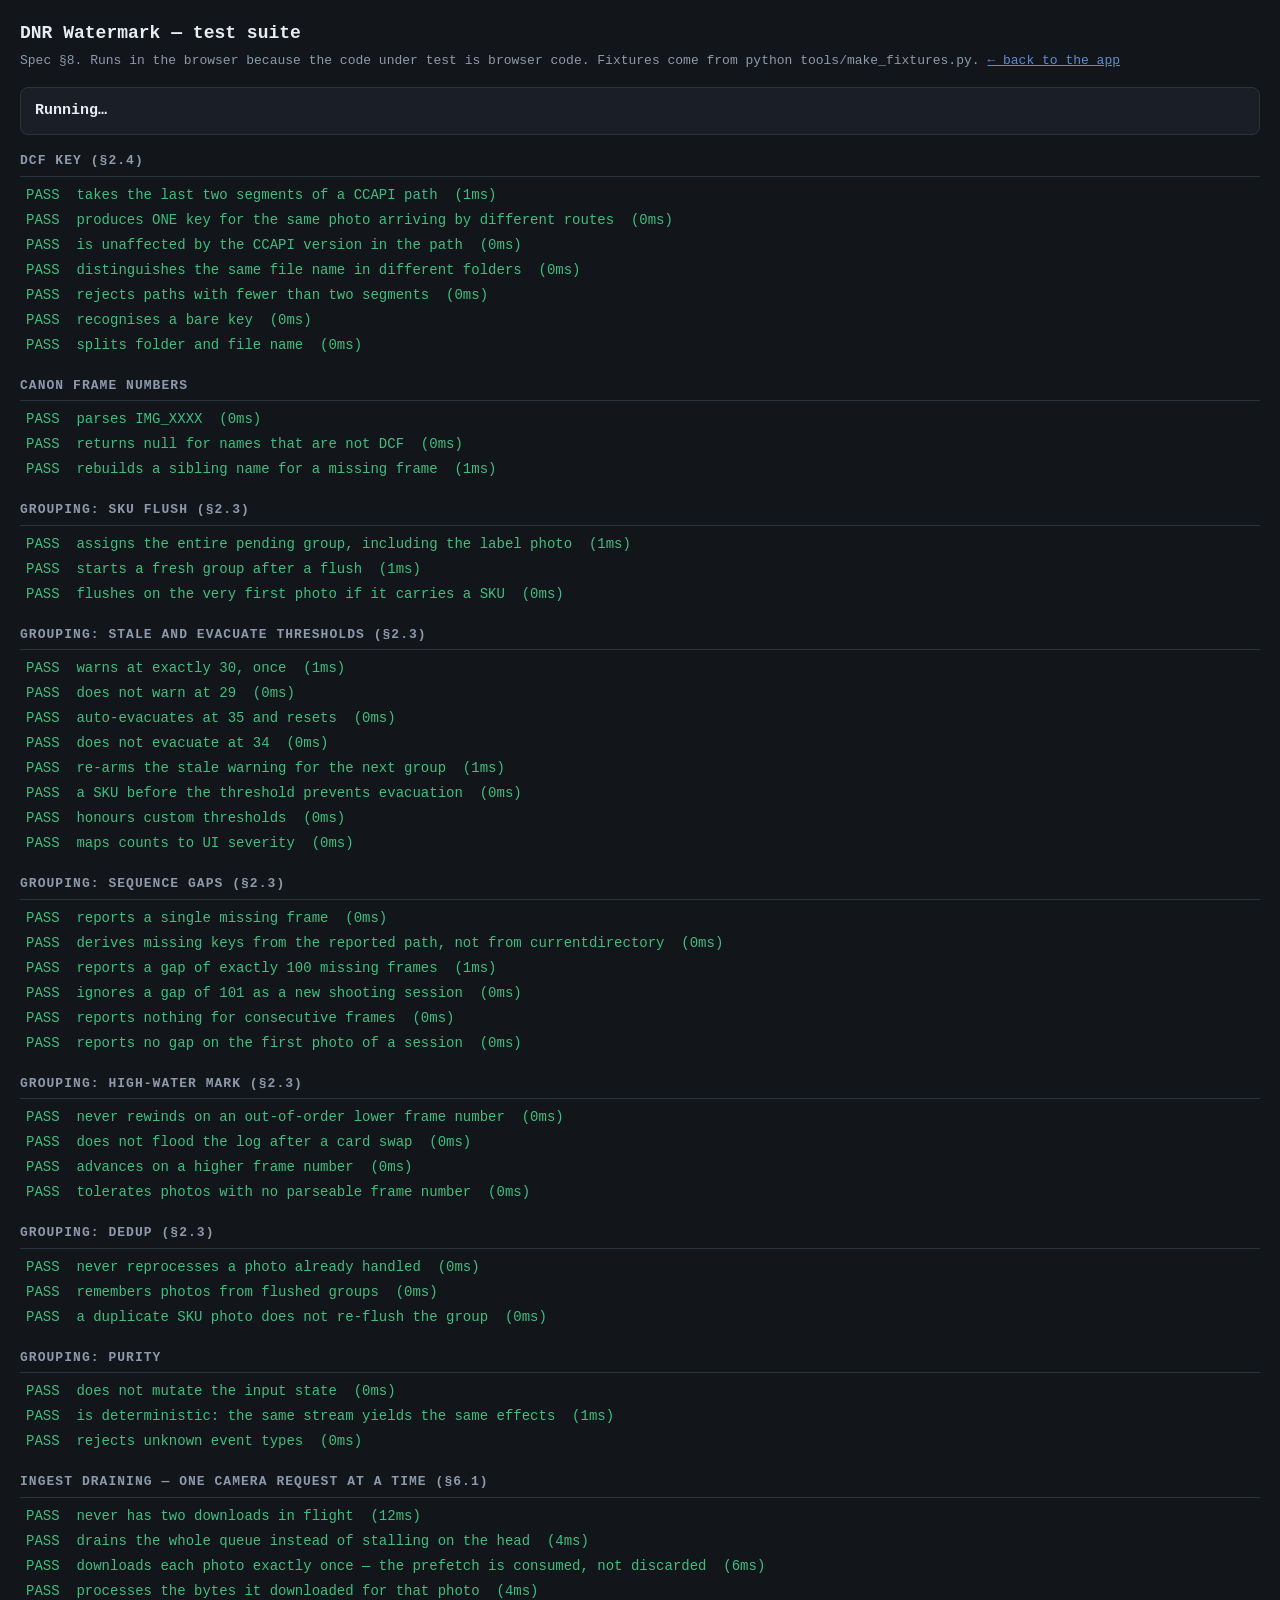
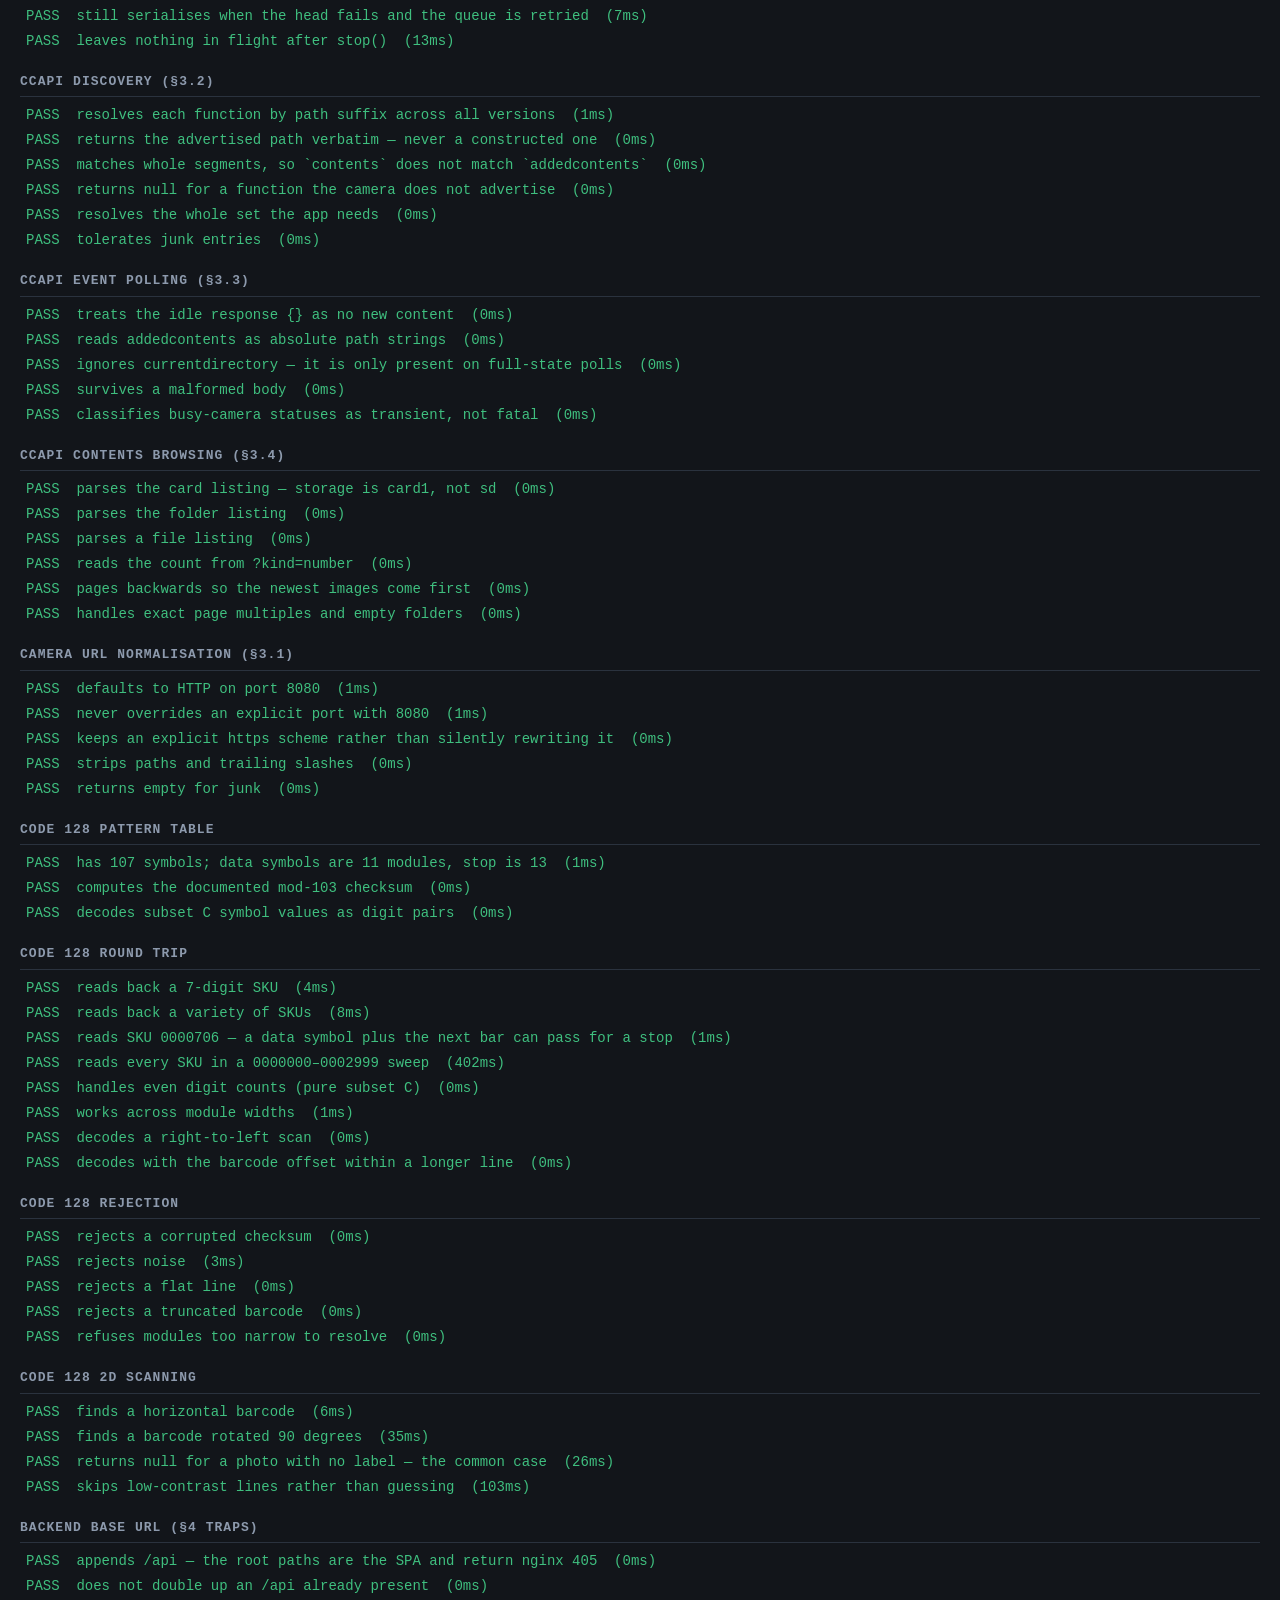
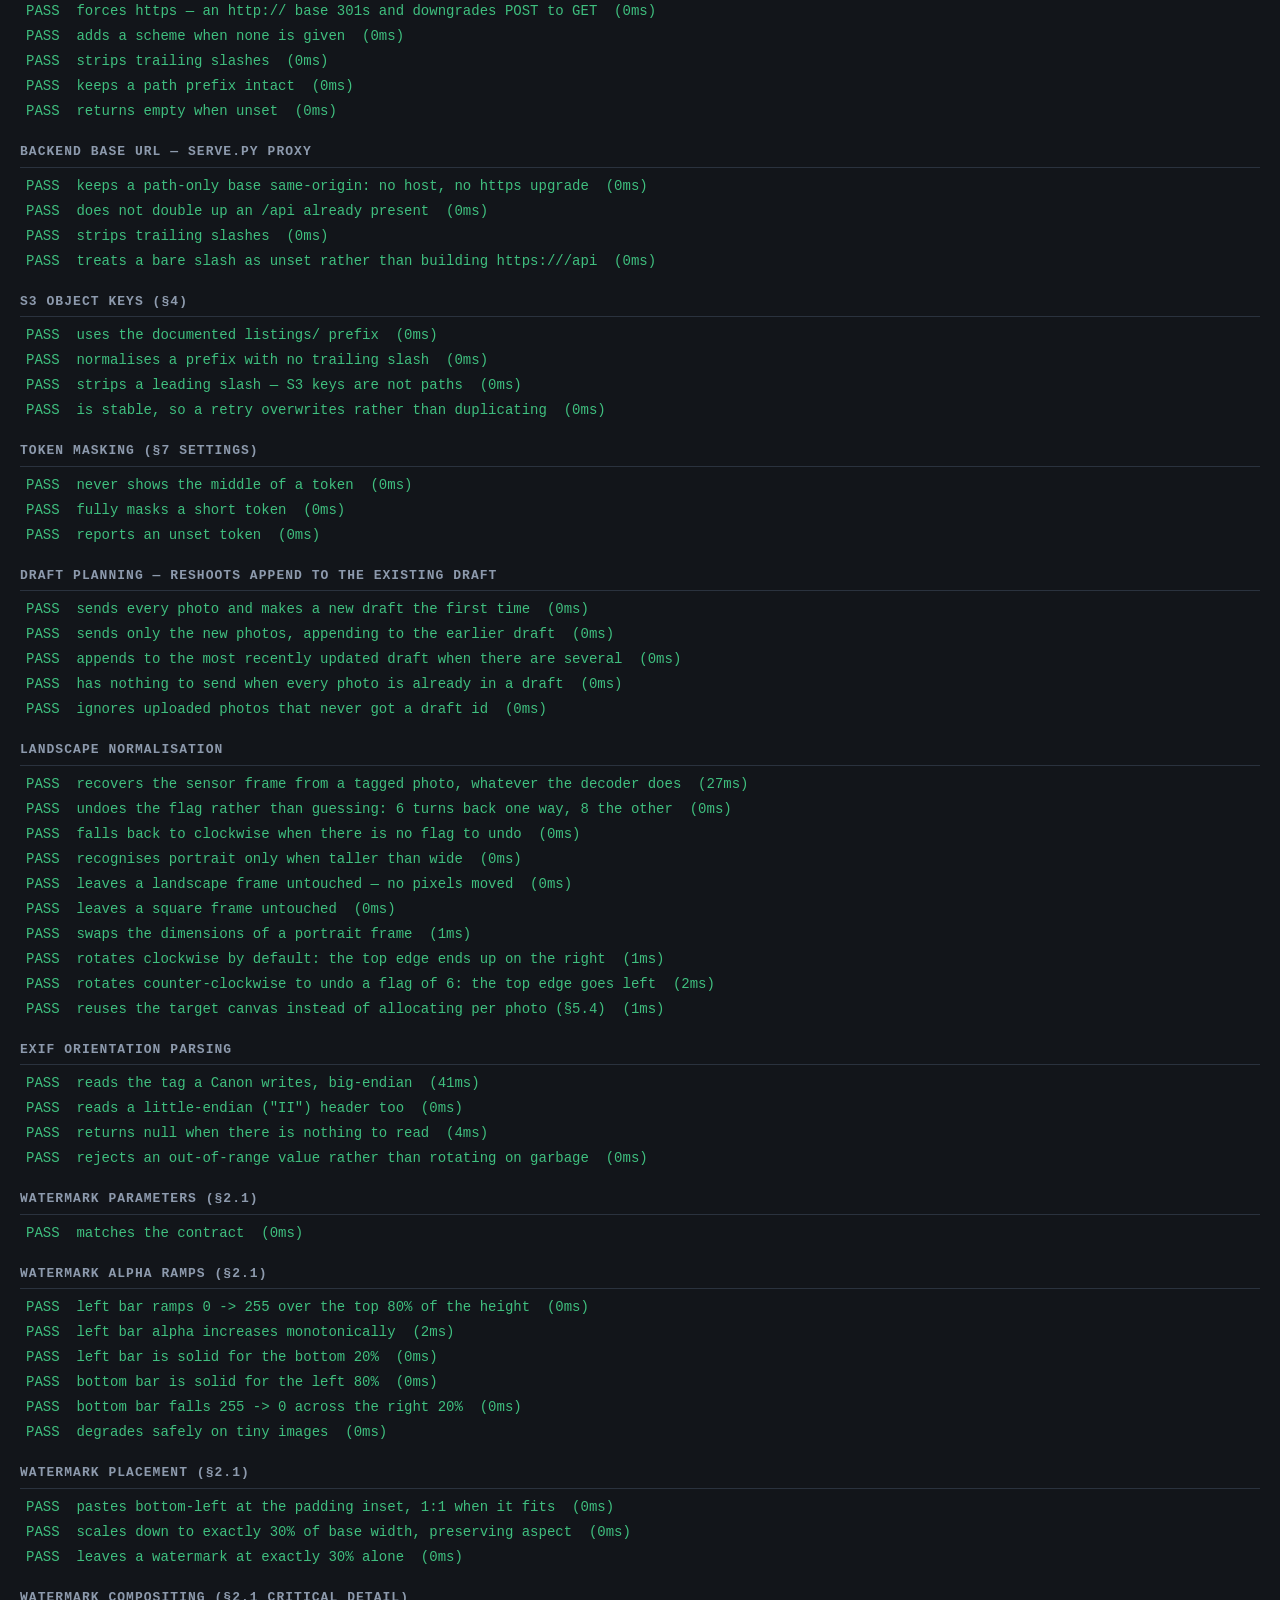
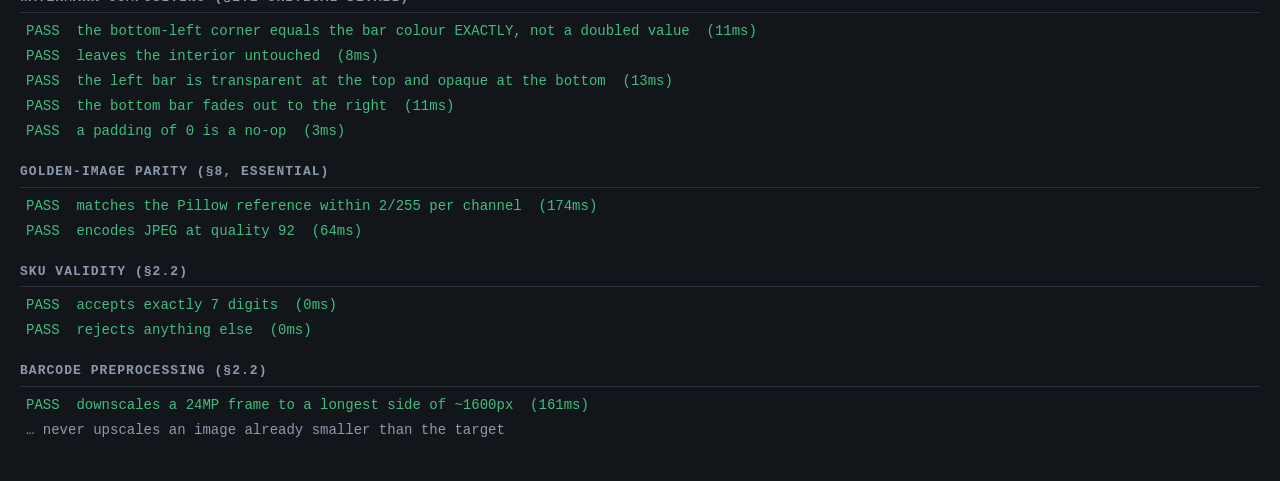
<file: tests.html>
<!doctype html>
<html lang="en">
<head>
<meta charset="utf-8">
<meta name="viewport" content="width=device-width, initial-scale=1">
<title>DNR Watermark — tests</title>
<style>
  :root { color-scheme: dark light; }
  body {
    margin: 0; padding: 20px;
    background: #12151a; color: #e8edf4;
    font: 14px/1.5 ui-monospace, Consolas, monospace;
  }
  h1 { font-size: 18px; margin: 0 0 4px; }
  .sub { color: #8d9aad; margin: 0 0 16px; font-size: 13px; }
  .sub a { color: #5b8dd6; }
  #summary {
    position: sticky; top: 0; z-index: 5;
    padding: 12px 14px; margin-bottom: 16px;
    border-radius: 8px; border: 1px solid #2a323e; background: #1a1f27;
    font-size: 15px; font-weight: 700;
  }
  #summary.ok   { border-color: #3fbf7f; color: #3fbf7f; }
  #summary.fail { border-color: #e05a5a; color: #e05a5a; }
  .suite { margin-bottom: 18px; }
  .suite h2 {
    font-size: 13px; text-transform: uppercase; letter-spacing: .08em;
    color: #8d9aad; border-bottom: 1px solid #2a323e; padding-bottom: 5px; margin: 0 0 6px;
  }
  .test { padding: 2px 6px; border-radius: 4px; white-space: pre-wrap; }
  .test.pass    { color: #3fbf7f; }
  .test.fail    { color: #e05a5a; background: rgba(224,90,90,.1); font-weight: 700; }
  .test.running { color: #8d9aad; }
  .detail {
    margin: 2px 0 8px 22px; padding: 8px 10px;
    border-left: 2px solid #e05a5a; color: #d7b3b3;
    background: rgba(224,90,90,.07); white-space: pre-wrap; font-size: 12.5px;
  }
  .notice {
    padding: 10px 12px; margin-bottom: 14px; border-radius: 8px;
    border: 1px solid #e0a33c; background: rgba(224,163,60,.1); color: #e0a33c; font-size: 13px;
  }
</style>
</head>
<body>

<h1>DNR Watermark — test suite</h1>
<p class="sub">
  Spec §8. Runs in the browser because the code under test is browser code.
  Fixtures come from <code>python tools/make_fixtures.py</code>.
  <a href="index.html">← back to the app</a>
</p>

<div id="fixture-warning" class="notice" hidden></div>
<div id="summary">Running…</div>
<div id="results"></div>

<script type="module">
import { run } from './src/test/runner.js';

// Importing a suite registers it. Order here is the report order.
import './src/test/dcf.test.js';
import './src/test/grouping.test.js';
import './src/test/orchestrator.test.js';
import './src/test/ccapi.test.js';
import './src/test/code128.test.js';
import './src/test/upload.test.js';
import './src/test/orientation.test.js';
import './src/test/watermark.test.js';
import './src/test/barcode.test.js';
import './src/test/quality.test.js';

const summaryEl = document.getElementById('summary');

// Fixtures are generated, not committed as source; fail loudly and usefully.
const probe = await fetch('tests/fixtures/manifest.json', { cache: 'no-store' }).catch(() => null);
if (!probe?.ok) {
  const warn = document.getElementById('fixture-warning');
  warn.hidden = false;
  warn.textContent =
    'tests/fixtures/manifest.json is missing — the golden-image and barcode suites will fail. '
    + 'Generate the fixtures with:  python tools/make_fixtures.py';
}

const result = await run(document.getElementById('results'));
summaryEl.className = result.failed === 0 ? 'ok' : 'fail';
summaryEl.textContent =
  `${result.failed === 0 ? 'PASS' : 'FAIL'} — ${result.passed}/${result.total} passed`
  + `${result.failed ? `, ${result.failed} failed` : ''} in ${result.durationMs}ms`;
document.title = `${result.failed === 0 ? 'PASS' : `FAIL (${result.failed})`} — DNR Watermark tests`;
</script>
</body>
</html>
</file>
